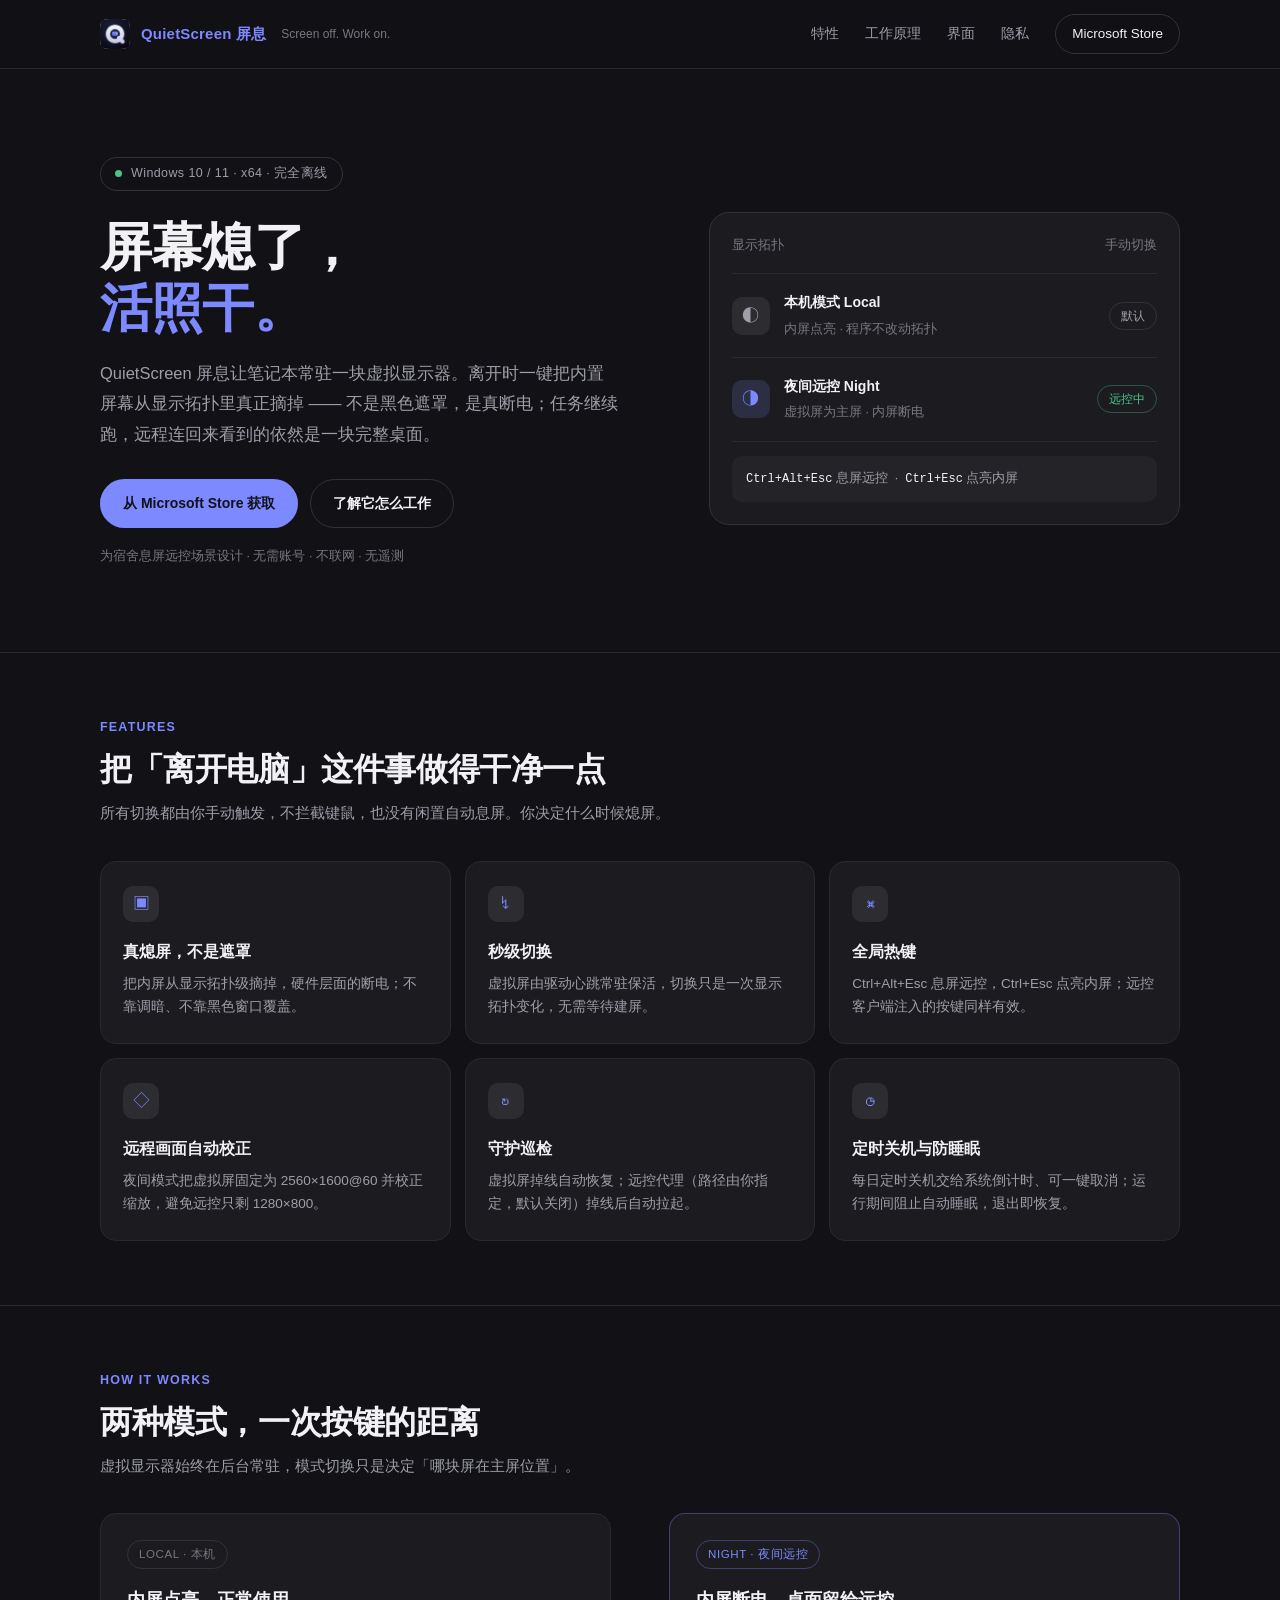
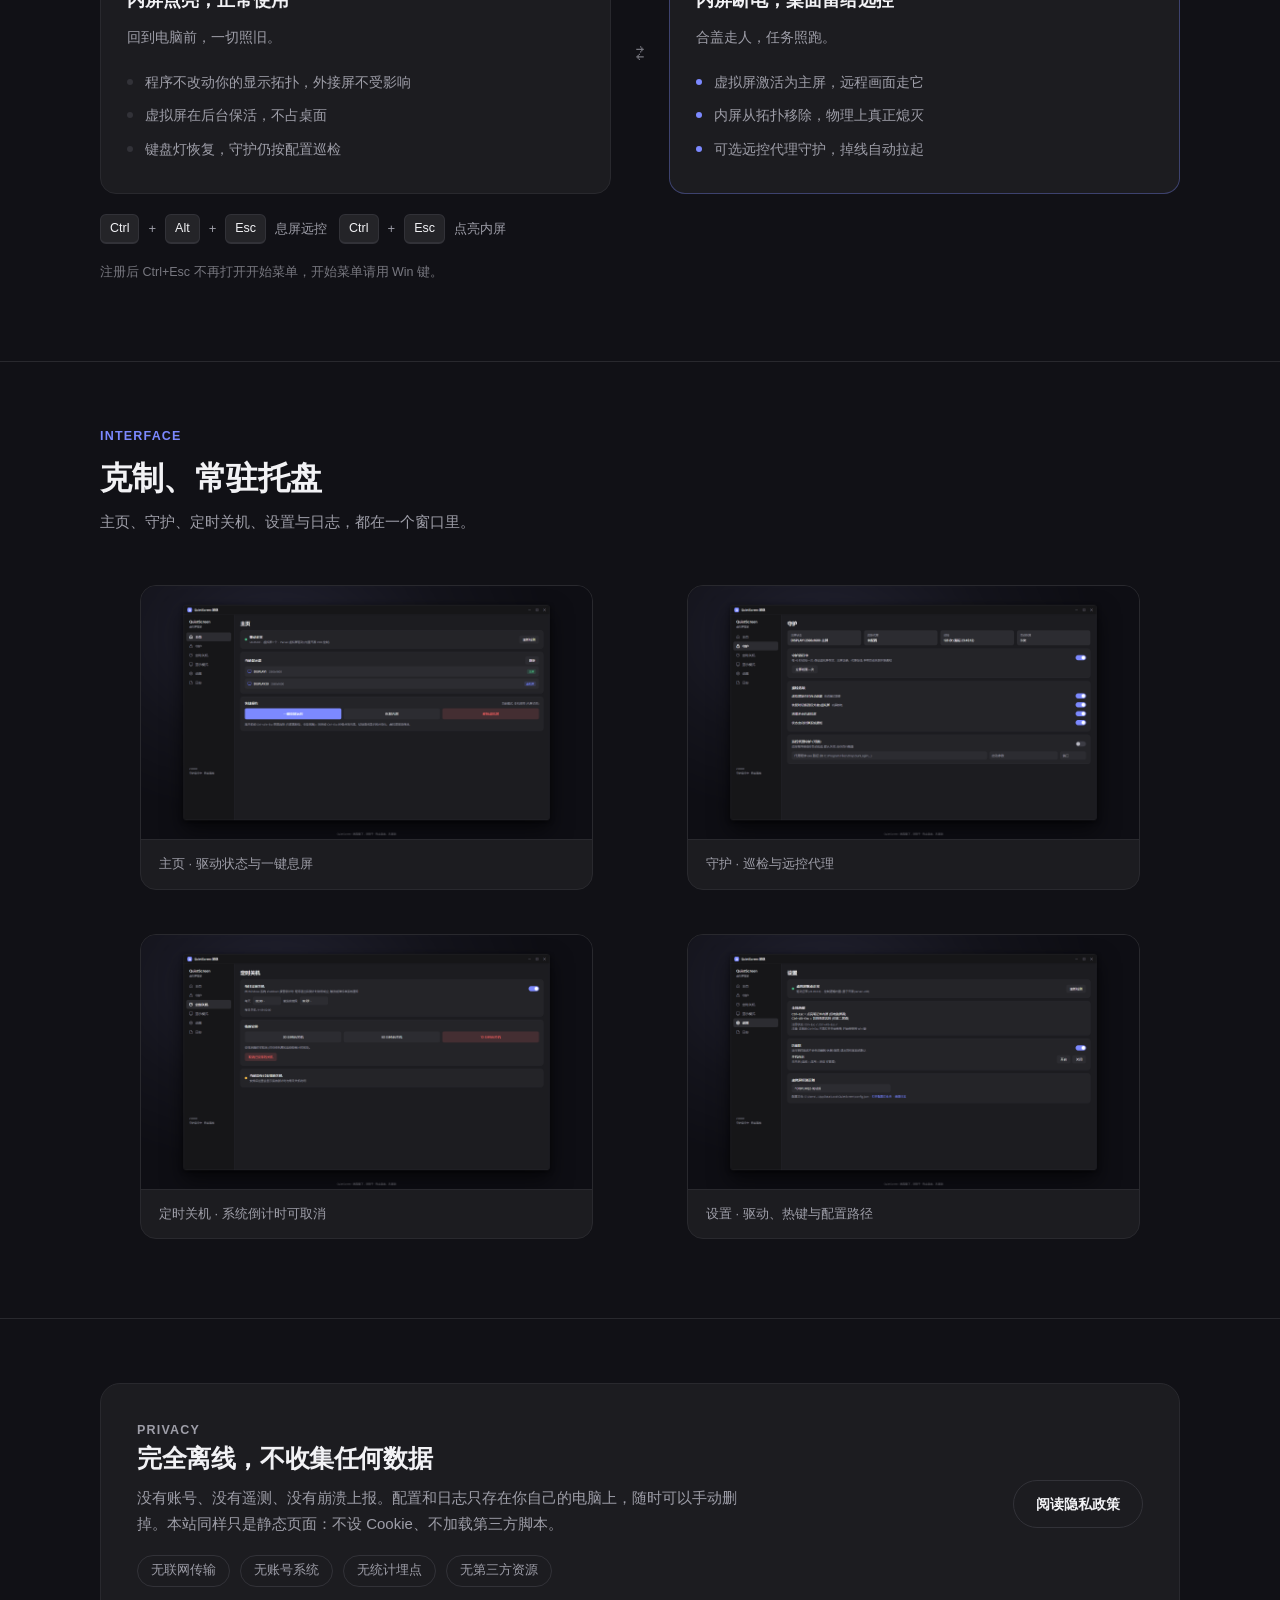
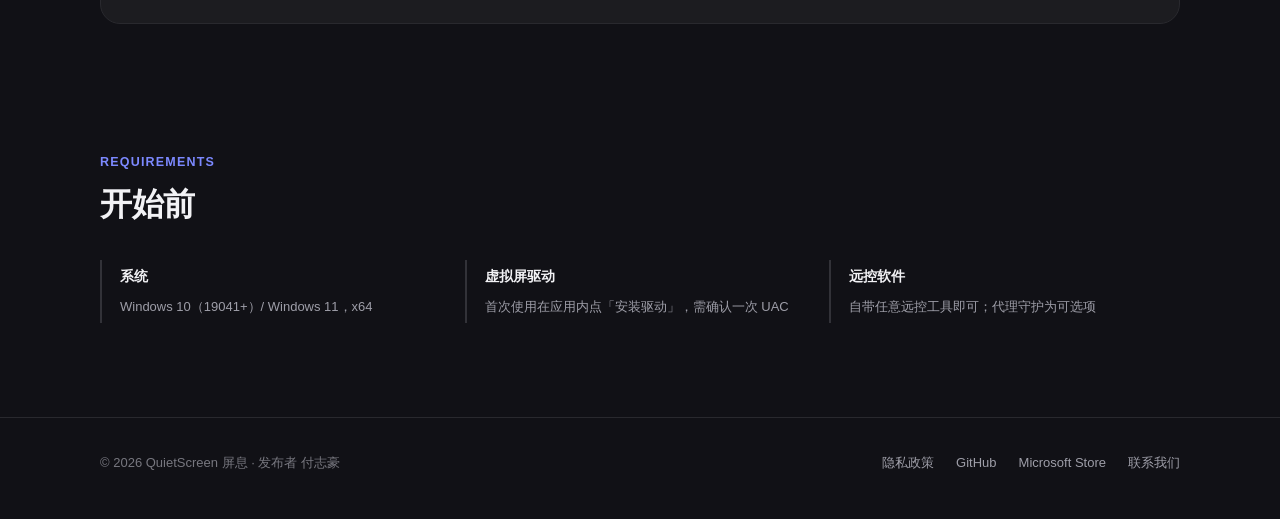
<file: site/index.html>
<!doctype html>
<html lang="zh-CN">
<head>
  <meta charset="utf-8">
  <meta name="viewport" content="width=device-width, initial-scale=1">
  <title>QuietScreen 屏息 · 屏幕熄了，活照干</title>
  <meta name="description" content="QuietScreen 屏息：给 Windows 笔记本用的息屏远控工具。常驻虚拟显示器，一键把内屏拓扑级断电，任务照跑，远程连回继续干活。完全离线，无遥测。">
  <meta name="theme-color" content="#111116">
  <link rel="icon" href="assets/logo.png">
  <link rel="stylesheet" href="styles.css">
</head>
<body>

<header class="site-header">
  <div class="wrap header-inner">
    <a class="brand" href="index.html" aria-label="QuietScreen 屏息 首页">
      <img src="assets/logo.png" alt="QuietScreen 图标" width="30" height="30">
      <span class="brand-name">QuietScreen 屏息</span>
      <span class="brand-sub">Screen off. Work on.</span>
    </a>
    <nav class="nav" aria-label="主导航">
      <a href="#features">特性</a>
      <a href="#how">工作原理</a>
      <a href="#screenshots">界面</a>
      <a href="#privacy">隐私</a>
      <a class="nav-cta" href="https://apps.microsoft.com/detail/9NS0H3K7GSP6" rel="noopener">Microsoft Store</a>
    </nav>
  </div>
</header>

<main>

  <section class="hero">
    <div class="wrap hero-grid">
      <div>
        <div class="eyebrow"><span class="dot"></span> Windows 10 / 11 · x64 · 完全离线</div>
        <h1>屏幕熄了，<br><span class="accent">活照干。</span></h1>
        <p class="lede">
          QuietScreen 屏息让笔记本常驻一块虚拟显示器。离开时一键把内置屏幕从显示拓扑里真正摘掉 —— 不是黑色遮罩，是真断电；任务继续跑，远程连回来看到的依然是一块完整桌面。
        </p>
        <div class="hero-actions">
          <a class="btn btn-primary" href="https://apps.microsoft.com/detail/9NS0H3K7GSP6" rel="noopener">从 Microsoft Store 获取</a>
          <a class="btn btn-ghost" href="#how">了解它怎么工作</a>
        </div>
        <p class="hero-note">为宿舍息屏远控场景设计 · 无需账号 · 不联网 · 无遥测</p>
      </div>

      <div class="state-card" aria-label="双模式状态示意">
        <div class="state-card-head"><span>显示拓扑</span><span>手动切换</span></div>
        <div class="state-row">
          <div class="state-icon">◐</div>
          <div class="state-text"><strong>本机模式 Local</strong><span>内屏点亮 · 程序不改动拓扑</span></div>
          <span class="state-tag">默认</span>
        </div>
        <div class="state-row">
          <div class="state-icon on">◑</div>
          <div class="state-text"><strong>夜间远控 Night</strong><span>虚拟屏为主屏 · 内屏断电</span></div>
          <span class="state-tag on">远控中</span>
        </div>
        <div class="state-foot">
          <code>Ctrl+Alt+Esc</code> 息屏远控 &nbsp;·&nbsp; <code>Ctrl+Esc</code> 点亮内屏
        </div>
      </div>
    </div>
  </section>

  <hr class="divider">

  <section id="features">
    <div class="wrap">
      <div class="section-head">
        <p class="section-kicker">Features</p>
        <h2>把「离开电脑」这件事做得干净一点</h2>
        <p class="section-intro">所有切换都由你手动触发，不拦截键鼠，也没有闲置自动息屏。你决定什么时候熄屏。</p>
      </div>

      <div class="features">
        <article class="feature">
          <div class="ico">▣</div>
          <h3>真熄屏，不是遮罩</h3>
          <p>把内屏从显示拓扑级摘掉，硬件层面的断电；不靠调暗、不靠黑色窗口覆盖。</p>
        </article>
        <article class="feature">
          <div class="ico">↯</div>
          <h3>秒级切换</h3>
          <p>虚拟屏由驱动心跳常驻保活，切换只是一次显示拓扑变化，无需等待建屏。</p>
        </article>
        <article class="feature">
          <div class="ico">⌘</div>
          <h3>全局热键</h3>
          <p>Ctrl+Alt+Esc 息屏远控，Ctrl+Esc 点亮内屏；远控客户端注入的按键同样有效。</p>
        </article>
        <article class="feature">
          <div class="ico">◇</div>
          <h3>远程画面自动校正</h3>
          <p>夜间模式把虚拟屏固定为 2560×1600@60 并校正缩放，避免远控只剩 1280×800。</p>
        </article>
        <article class="feature">
          <div class="ico">↻</div>
          <h3>守护巡检</h3>
          <p>虚拟屏掉线自动恢复；远控代理（路径由你指定，默认关闭）掉线后自动拉起。</p>
        </article>
        <article class="feature">
          <div class="ico">◷</div>
          <h3>定时关机与防睡眠</h3>
          <p>每日定时关机交给系统倒计时、可一键取消；运行期间阻止自动睡眠，退出即恢复。</p>
        </article>
      </div>
    </div>
  </section>

  <hr class="divider">

  <section id="how">
    <div class="wrap">
      <div class="section-head">
        <p class="section-kicker">How it works</p>
        <h2>两种模式，一次按键的距离</h2>
        <p class="section-intro">虚拟显示器始终在后台常驻，模式切换只是决定「哪块屏在主屏位置」。</p>
      </div>

      <div class="modes">
        <article class="mode">
          <span class="mode-label">LOCAL · 本机</span>
          <h3>内屏点亮，正常使用</h3>
          <p>回到电脑前，一切照旧。</p>
          <ul>
            <li>程序不改动你的显示拓扑，外接屏不受影响</li>
            <li>虚拟屏在后台保活，不占桌面</li>
            <li>键盘灯恢复，守护仍按配置巡检</li>
          </ul>
        </article>

        <div class="mode-arrow" aria-hidden="true">⇄</div>

        <article class="mode is-night">
          <span class="mode-label">NIGHT · 夜间远控</span>
          <h3>内屏断电，桌面留给远控</h3>
          <p>合盖走人，任务照跑。</p>
          <ul>
            <li>虚拟屏激活为主屏，远程画面走它</li>
            <li>内屏从拓扑移除，物理上真正熄灭</li>
            <li>可选远控代理守护，掉线自动拉起</li>
          </ul>
        </article>
      </div>

      <div class="hotkeys">
        <span><kbd>Ctrl</kbd> + <kbd>Alt</kbd> + <kbd>Esc</kbd> 息屏远控</span>
        <span><kbd>Ctrl</kbd> + <kbd>Esc</kbd> 点亮内屏</span>
      </div>
      <p class="hero-note">注册后 Ctrl+Esc 不再打开开始菜单，开始菜单请用 Win 键。</p>
    </div>
  </section>

  <hr class="divider">

  <section id="screenshots">
    <div class="wrap">
      <div class="section-head">
        <p class="section-kicker">Interface</p>
        <h2>克制、常驻托盘</h2>
        <p class="section-intro">主页、守护、定时关机、设置与日志，都在一个窗口里。</p>
      </div>
      <div class="shots">
        <figure class="shot">
          <img src="assets/shot1-home.png" alt="QuietScreen 主页：驱动状态、当前显示器与快捷操作" loading="lazy">
          <figcaption class="shot-caption">主页 · 驱动状态与一键息屏</figcaption>
        </figure>
        <figure class="shot">
          <img src="assets/shot2-guardian.png" alt="QuietScreen 守护页：巡检与代理配置" loading="lazy">
          <figcaption class="shot-caption">守护 · 巡检与远控代理</figcaption>
        </figure>
        <figure class="shot">
          <img src="assets/shot3-shutdown.png" alt="QuietScreen 定时关机页" loading="lazy">
          <figcaption class="shot-caption">定时关机 · 系统倒计时可取消</figcaption>
        </figure>
        <figure class="shot">
          <img src="assets/shot4-settings.png" alt="QuietScreen 设置页" loading="lazy">
          <figcaption class="shot-caption">设置 · 驱动、热键与配置路径</figcaption>
        </figure>
      </div>
    </div>
  </section>

  <hr class="divider">

  <section id="privacy">
    <div class="wrap">
      <div class="privacy-band">
        <div>
          <p class="section-kicker">Privacy</p>
          <h2>完全离线，不收集任何数据</h2>
          <p>没有账号、没有遥测、没有崩溃上报。配置和日志只存在你自己的电脑上，随时可以手动删掉。本站同样只是静态页面：不设 Cookie、不加载第三方脚本。</p>
          <div class="privacy-points">
            <span>无联网传输</span><span>无账号系统</span><span>无统计埋点</span><span>无第三方资源</span>
          </div>
        </div>
        <a class="btn btn-ghost" href="privacy.html">阅读隐私政策</a>
      </div>
    </div>
  </section>

  <section>
    <div class="wrap">
      <div class="section-head">
        <p class="section-kicker">Requirements</p>
        <h2>开始前</h2>
      </div>
      <div class="reqs">
        <div class="req"><strong>系统</strong><span>Windows 10（19041+）/ Windows 11，x64</span></div>
        <div class="req"><strong>虚拟屏驱动</strong><span>首次使用在应用内点「安装驱动」，需确认一次 UAC</span></div>
        <div class="req"><strong>远控软件</strong><span>自带任意远控工具即可；代理守护为可选项</span></div>
      </div>
    </div>
  </section>

</main>

<footer class="site-footer">
  <div class="wrap footer-inner">
    <span>© 2026 QuietScreen 屏息 · 发布者 付志豪</span>
    <div class="footer-links">
      <a href="privacy.html">隐私政策</a>
      <a href="https://github.com/xiaohao8/quietscreen" rel="noopener">GitHub</a>
      <a href="https://apps.microsoft.com/detail/9NS0H3K7GSP6" rel="noopener">Microsoft Store</a>
      <a href="mailto:3543601929@qq.com">联系我们</a>
    </div>
  </div>
</footer>

</body>
</html>
</file>
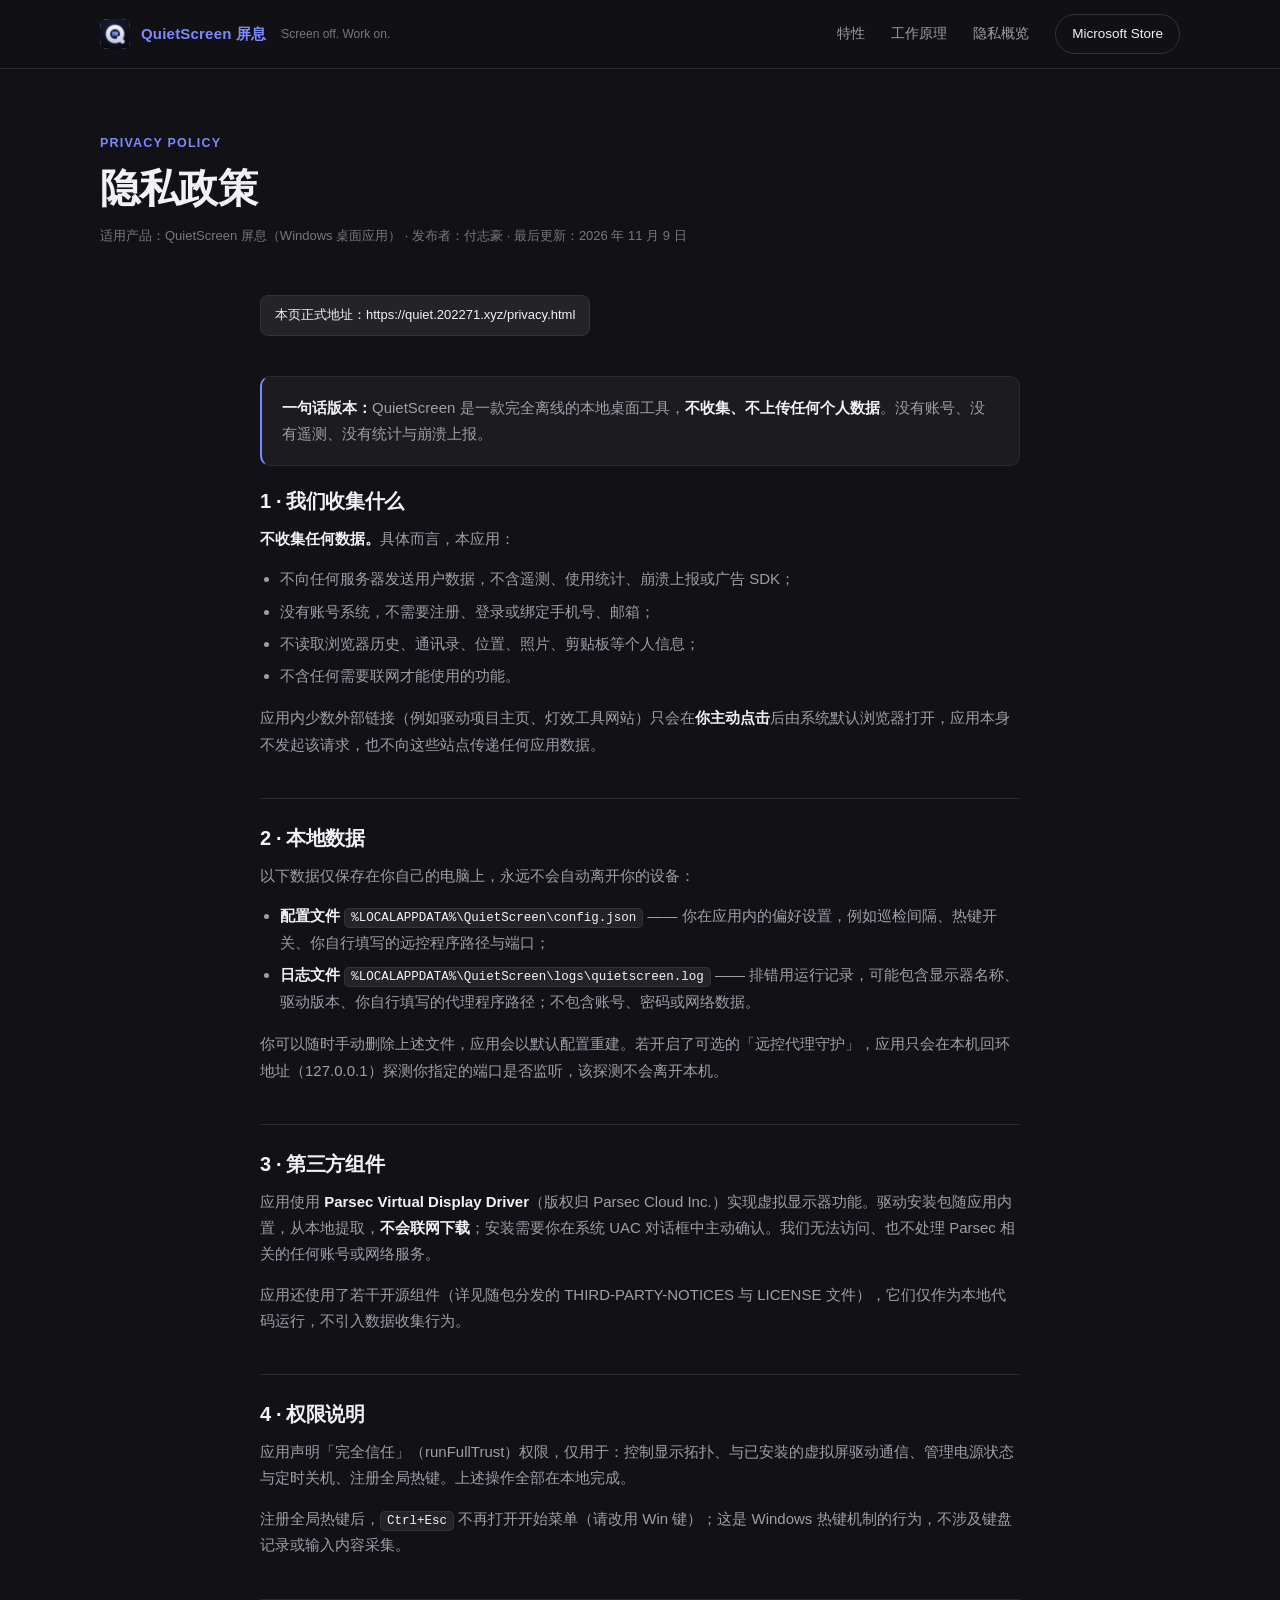
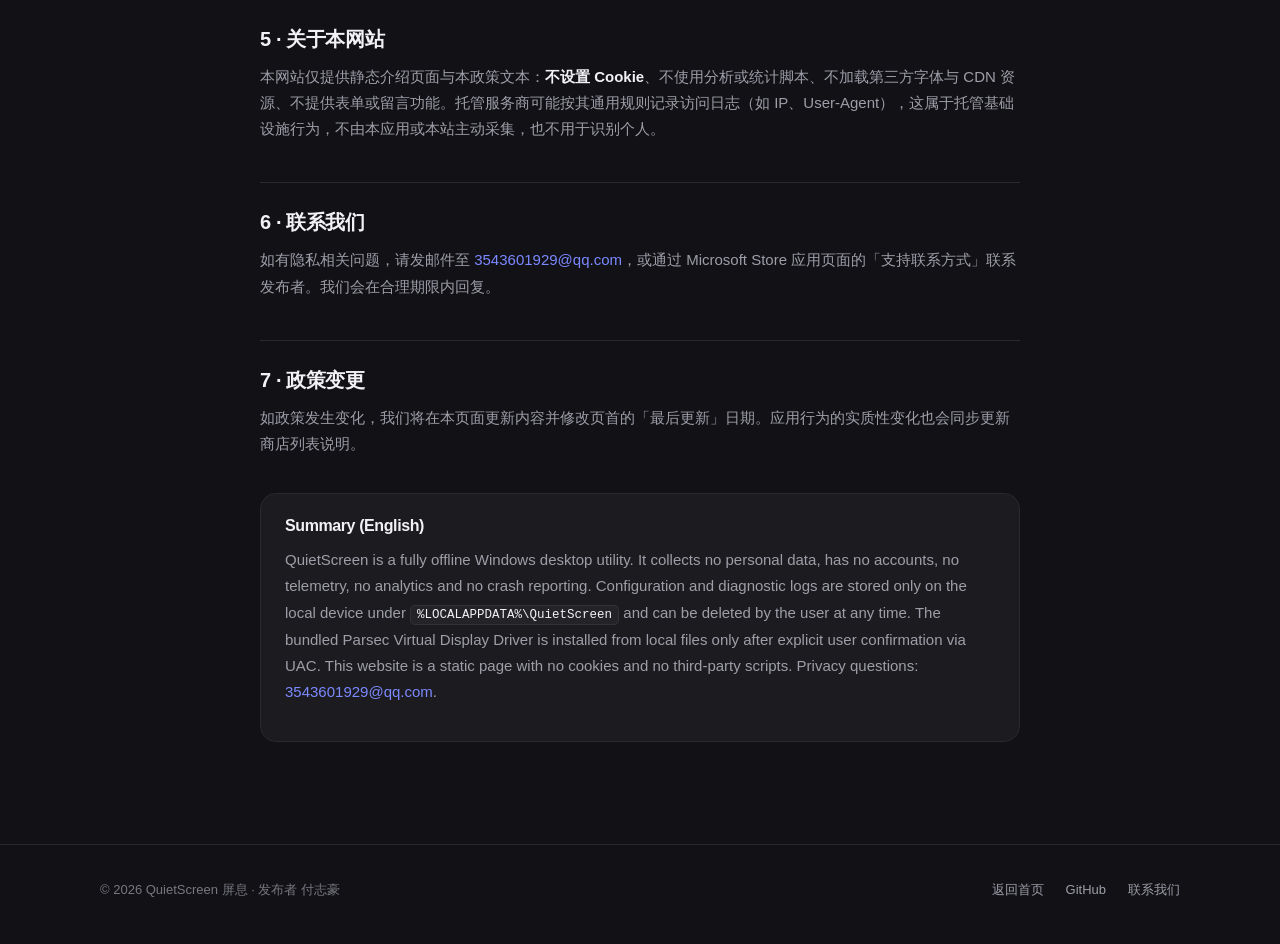
<file: site/privacy.html>
<!doctype html>
<html lang="zh-CN">
<head>
  <meta charset="utf-8">
  <meta name="viewport" content="width=device-width, initial-scale=1">
  <title>隐私政策 · QuietScreen 屏息</title>
  <meta name="description" content="QuietScreen 屏息隐私政策：完全离线的 Windows 桌面工具，不收集任何个人数据，配置与日志仅保存在本机。">
  <meta name="theme-color" content="#111116">
  <link rel="icon" href="assets/logo.png">
  <link rel="stylesheet" href="styles.css">
</head>
<body>

<header class="site-header">
  <div class="wrap header-inner">
    <a class="brand" href="index.html" aria-label="QuietScreen 屏息 首页">
      <img src="assets/logo.png" alt="QuietScreen 图标" width="30" height="30">
      <span class="brand-name">QuietScreen 屏息</span>
      <span class="brand-sub">Screen off. Work on.</span>
    </a>
    <nav class="nav" aria-label="主导航">
      <a href="index.html#features">特性</a>
      <a href="index.html#how">工作原理</a>
      <a href="index.html#privacy">隐私概览</a>
      <a class="nav-cta" href="https://apps.microsoft.com/detail/9NS0H3K7GSP6" rel="noopener">Microsoft Store</a>
    </nav>
  </div>
</header>

<main>
  <div class="wrap page-head">
    <p class="section-kicker">Privacy Policy</p>
    <h1>隐私政策</h1>
    <p class="meta">适用产品：QuietScreen 屏息（Windows 桌面应用） · 发布者：付志豪 · 最后更新：2026 年 11 月 9 日</p>
  </div>

  <div class="wrap prose">
    <div class="url-box">本页正式地址：https://quiet.202271.xyz/privacy.html</div>

    <div class="callout">
      <p><strong>一句话版本：</strong>QuietScreen 是一款完全离线的本地桌面工具，<strong>不收集、不上传任何个人数据</strong>。没有账号、没有遥测、没有统计与崩溃上报。</p>
    </div>

    <h2>1 · 我们收集什么</h2>
    <p><strong>不收集任何数据。</strong>具体而言，本应用：</p>
    <ul>
      <li>不向任何服务器发送用户数据，不含遥测、使用统计、崩溃上报或广告 SDK；</li>
      <li>没有账号系统，不需要注册、登录或绑定手机号、邮箱；</li>
      <li>不读取浏览器历史、通讯录、位置、照片、剪贴板等个人信息；</li>
      <li>不含任何需要联网才能使用的功能。</li>
    </ul>
    <p>应用内少数外部链接（例如驱动项目主页、灯效工具网站）只会在<strong>你主动点击</strong>后由系统默认浏览器打开，应用本身不发起该请求，也不向这些站点传递任何应用数据。</p>

    <h2>2 · 本地数据</h2>
    <p>以下数据仅保存在你自己的电脑上，永远不会自动离开你的设备：</p>
    <ul>
      <li><strong>配置文件</strong> <code>%LOCALAPPDATA%\QuietScreen\config.json</code> —— 你在应用内的偏好设置，例如巡检间隔、热键开关、你自行填写的远控程序路径与端口；</li>
      <li><strong>日志文件</strong> <code>%LOCALAPPDATA%\QuietScreen\logs\quietscreen.log</code> —— 排错用运行记录，可能包含显示器名称、驱动版本、你自行填写的代理程序路径；不包含账号、密码或网络数据。</li>
    </ul>
    <p>你可以随时手动删除上述文件，应用会以默认配置重建。若开启了可选的「远控代理守护」，应用只会在本机回环地址（127.0.0.1）探测你指定的端口是否监听，该探测不会离开本机。</p>

    <h2>3 · 第三方组件</h2>
    <p>应用使用 <strong>Parsec Virtual Display Driver</strong>（版权归 Parsec Cloud Inc.）实现虚拟显示器功能。驱动安装包随应用内置，从本地提取，<strong>不会联网下载</strong>；安装需要你在系统 UAC 对话框中主动确认。我们无法访问、也不处理 Parsec 相关的任何账号或网络服务。</p>
    <p>应用还使用了若干开源组件（详见随包分发的 THIRD-PARTY-NOTICES 与 LICENSE 文件），它们仅作为本地代码运行，不引入数据收集行为。</p>

    <h2>4 · 权限说明</h2>
    <p>应用声明「完全信任」（runFullTrust）权限，仅用于：控制显示拓扑、与已安装的虚拟屏驱动通信、管理电源状态与定时关机、注册全局热键。上述操作全部在本地完成。</p>
    <p>注册全局热键后，<code>Ctrl+Esc</code> 不再打开开始菜单（请改用 Win 键）；这是 Windows 热键机制的行为，不涉及键盘记录或输入内容采集。</p>

    <h2>5 · 关于本网站</h2>
    <p>本网站仅提供静态介绍页面与本政策文本：<strong>不设置 Cookie</strong>、不使用分析或统计脚本、不加载第三方字体与 CDN 资源、不提供表单或留言功能。托管服务商可能按其通用规则记录访问日志（如 IP、User-Agent），这属于托管基础设施行为，不由本应用或本站主动采集，也不用于识别个人。</p>

    <h2>6 · 联系我们</h2>
    <p>如有隐私相关问题，请发邮件至 <a href="mailto:3543601929@qq.com">3543601929@qq.com</a>，或通过 Microsoft Store 应用页面的「支持联系方式」联系发布者。我们会在合理期限内回复。</p>

    <h2>7 · 政策变更</h2>
    <p>如政策发生变化，我们将在本页面更新内容并修改页首的「最后更新」日期。应用行为的实质性变化也会同步更新商店列表说明。</p>

    <div class="en">
      <h2>Summary (English)</h2>
      <p>QuietScreen is a fully offline Windows desktop utility. It collects no personal data, has no accounts, no telemetry, no analytics and no crash reporting. Configuration and diagnostic logs are stored only on the local device under <code>%LOCALAPPDATA%\QuietScreen</code> and can be deleted by the user at any time. The bundled Parsec Virtual Display Driver is installed from local files only after explicit user confirmation via UAC. This website is a static page with no cookies and no third-party scripts. Privacy questions: <a href="mailto:3543601929@qq.com">3543601929@qq.com</a>.</p>
    </div>
  </div>
</main>

<footer class="site-footer">
  <div class="wrap footer-inner">
    <span>© 2026 QuietScreen 屏息 · 发布者 付志豪</span>
    <div class="footer-links">
      <a href="index.html">返回首页</a>
      <a href="https://github.com/xiaohao8/quietscreen" rel="noopener">GitHub</a>
      <a href="mailto:3543601929@qq.com">联系我们</a>
    </div>
  </div>
</footer>

</body>
</html>
</file>
<file: site/styles.css>
/* QuietScreen · 屏息 — 静态站点样式
   深色 Fluent，克制：只用背景层次与 1px 描边，不堆高光、不加载外部资源。 */

:root {
  --bg: #111116;
  --bg-soft: #16161b;
  --surface: #1c1c20;
  --card: #242428;
  --card-2: #2c2c31;
  --line: #323238;
  --line-soft: #29292e;
  --text: #f2f2f5;
  --sub: #9e9ea8;
  --muted: #77777f;
  --accent: #7c89ff;
  --accent-soft: #6a75e0;
  --green: #4cc38a;
  --amber: #ffc24b;
  --radius: 16px;
  --radius-sm: 10px;
  --max: 1080px;
  --font: "Segoe UI Variable Display", "Segoe UI", "Microsoft YaHei UI",
          -apple-system, BlinkMacSystemFont, "PingFang SC", sans-serif;
}

* { box-sizing: border-box; }

html { scroll-behavior: smooth; }

body {
  margin: 0;
  background: var(--bg);
  color: var(--text);
  font-family: var(--font);
  font-size: 15px;
  line-height: 1.75;
  -webkit-font-smoothing: antialiased;
}

a { color: var(--accent); text-decoration: none; }
a:hover { text-decoration: underline; text-underline-offset: 3px; }
a:focus-visible, button:focus-visible {
  outline: 2px solid var(--accent);
  outline-offset: 3px;
  border-radius: 4px;
}

img { max-width: 100%; display: block; }

.wrap {
  width: min(100% - 40px, var(--max));
  margin-inline: auto;
}

/* ---------- 顶栏 ---------- */
.site-header {
  border-bottom: 1px solid var(--line-soft);
  background: rgba(17, 17, 22, .92);
  position: sticky;
  top: 0;
  z-index: 10;
  backdrop-filter: blur(12px);
}

.header-inner {
  display: flex;
  align-items: center;
  gap: 14px;
  min-height: 68px;
}

.brand { display: flex; align-items: center; gap: 11px; }
.brand img { width: 30px; height: 30px; border-radius: 8px; }
.brand-name { font-weight: 650; letter-spacing: .2px; font-size: 15px; }
.brand-sub { color: var(--muted); font-size: 12px; margin-left: 4px; }

.nav {
  margin-left: auto;
  display: flex;
  align-items: center;
  gap: 26px;
  font-size: 13.5px;
}
.nav a { color: var(--sub); }
.nav a:hover { color: var(--text); text-decoration: none; }
.nav .nav-cta {
  border: 1px solid var(--line);
  border-radius: 999px;
  padding: 7px 16px;
  color: var(--text);
}
.nav .nav-cta:hover { border-color: var(--accent); text-decoration: none; }

/* ---------- 按钮 ---------- */
.btn {
  display: inline-flex;
  align-items: center;
  justify-content: center;
  gap: 8px;
  padding: 11px 22px;
  border-radius: 999px;
  border: 1px solid transparent;
  font-size: 14px;
  font-weight: 600;
  cursor: pointer;
  transition: background-color .18s ease, border-color .18s ease, transform .18s ease;
}
.btn:hover { text-decoration: none; transform: translateY(-1px); }
.btn-primary { background: var(--accent); color: #12121a; }
.btn-primary:hover { background: #8e99ff; }
.btn-ghost { border-color: var(--line); color: var(--text); background: transparent; }
.btn-ghost:hover { border-color: var(--accent); }

/* ---------- Hero ---------- */
.hero { padding: 88px 0 72px; }
.hero-grid {
  display: grid;
  grid-template-columns: 1.08fr .92fr;
  gap: 56px;
  align-items: center;
}

.eyebrow {
  display: inline-flex;
  align-items: center;
  gap: 9px;
  color: var(--sub);
  font-size: 12.5px;
  letter-spacing: .4px;
  border: 1px solid var(--line);
  border-radius: 999px;
  padding: 5px 14px;
  margin-bottom: 26px;
}
.eyebrow .dot {
  width: 7px; height: 7px; border-radius: 50%;
  background: var(--green);
}

h1 {
  font-size: clamp(34px, 5vw, 52px);
  line-height: 1.18;
  letter-spacing: -.8px;
  margin: 0 0 18px;
  font-weight: 680;
}
h1 .accent { color: var(--accent); }

.lede {
  color: var(--sub);
  font-size: 16.5px;
  line-height: 1.85;
  max-width: 520px;
  margin: 0 0 30px;
}

.hero-actions { display: flex; flex-wrap: wrap; gap: 12px; }
.hero-note { color: var(--muted); font-size: 12.5px; margin-top: 18px; }

/* Hero 右侧：状态示意卡 */
.state-card {
  background: var(--surface);
  border: 1px solid var(--line);
  border-radius: 20px;
  padding: 22px;
}
.state-card-head {
  display: flex; align-items: center; justify-content: space-between;
  font-size: 12.5px; color: var(--muted);
  padding-bottom: 16px;
  border-bottom: 1px solid var(--line-soft);
}
.state-row {
  display: flex; align-items: center; gap: 14px;
  padding: 16px 0;
  border-bottom: 1px solid var(--line-soft);
}
.state-row:last-of-type { border-bottom: 0; }
.state-icon {
  width: 38px; height: 38px; flex: 0 0 38px;
  border-radius: var(--radius-sm);
  background: var(--card-2);
  display: grid; place-items: center;
  font-size: 17px; color: var(--sub);
}
.state-icon.on { background: rgba(124, 137, 255, .16); color: var(--accent); }
.state-text strong { display: block; font-size: 14px; font-weight: 600; }
.state-text span { font-size: 12.5px; color: var(--muted); }
.state-tag {
  margin-left: auto;
  font-size: 11.5px;
  color: var(--sub);
  border: 1px solid var(--line);
  border-radius: 999px;
  padding: 3px 11px;
  white-space: nowrap;
}
.state-tag.on { color: var(--green); border-color: rgba(76, 195, 138, .35); }
.state-foot {
  margin-top: 14px; padding: 12px 14px;
  background: var(--card); border-radius: var(--radius-sm);
  font-size: 12.5px; color: var(--sub);
}
.state-foot code { color: var(--text); font-size: 12px; }

/* ---------- 通用区块 ---------- */
section { padding: 64px 0; }
.section-head { margin-bottom: 34px; }
.section-kicker {
  color: var(--accent); font-size: 12.5px; font-weight: 600;
  letter-spacing: 1.2px; text-transform: uppercase; margin: 0 0 10px;
}
h2 { font-size: clamp(24px, 3vw, 32px); line-height: 1.3; margin: 0 0 10px; letter-spacing: -.4px; }
.section-intro { color: var(--sub); max-width: 620px; margin: 0; }

.divider { height: 1px; background: var(--line-soft); border: 0; margin: 0; }

/* ---------- 特性 ---------- */
.features {
  display: grid;
  grid-template-columns: repeat(3, 1fr);
  gap: 14px;
}
.feature {
  background: var(--surface);
  border: 1px solid var(--line-soft);
  border-radius: var(--radius);
  padding: 24px 22px;
  transition: border-color .18s ease, background-color .18s ease;
}
.feature:hover { border-color: var(--line); background: var(--card); }
.feature .ico {
  width: 36px; height: 36px; border-radius: 10px;
  background: var(--card-2); display: grid; place-items: center;
  font-size: 17px; color: var(--accent); margin-bottom: 16px;
}
.feature h3 { font-size: 15.5px; margin: 0 0 8px; font-weight: 650; }
.feature p { color: var(--sub); font-size: 13.5px; margin: 0; line-height: 1.7; }

/* ---------- 工作原理 ---------- */
.modes { display: grid; grid-template-columns: 1fr auto 1fr; gap: 20px; align-items: stretch; }
.mode {
  background: var(--surface); border: 1px solid var(--line-soft);
  border-radius: var(--radius); padding: 26px;
}
.mode.is-night { border-color: rgba(124, 137, 255, .35); }
.mode-label {
  display: inline-block; font-size: 11.5px; letter-spacing: .6px;
  color: var(--muted); border: 1px solid var(--line);
  border-radius: 999px; padding: 3px 11px; margin-bottom: 16px;
}
.mode.is-night .mode-label { color: var(--accent); border-color: rgba(124, 137, 255, .35); }
.mode h3 { margin: 0 0 10px; font-size: 18px; }
.mode p { color: var(--sub); font-size: 13.5px; margin: 0 0 16px; }
.mode ul { list-style: none; padding: 0; margin: 0; font-size: 13.5px; color: var(--sub); }
.mode li { padding: 5px 0 5px 18px; position: relative; }
.mode li::before {
  content: ""; position: absolute; left: 0; top: 13px;
  width: 6px; height: 6px; border-radius: 50%; background: var(--line);
}
.mode.is-night li::before { background: var(--accent); }
.mode-arrow {
  display: grid; place-items: center; color: var(--muted);
  font-size: 20px; padding: 0 4px;
}
.hotkeys {
  margin-top: 20px; display: flex; flex-wrap: wrap; gap: 12px;
}
kbd {
  font-family: var(--font); font-size: 12.5px;
  background: var(--card); border: 1px solid var(--line);
  border-bottom-width: 2px; border-radius: 6px;
  padding: 3px 9px; color: var(--text);
}
.hotkeys span { color: var(--sub); font-size: 13px; display: inline-flex; align-items: center; gap: 9px; }

/* ---------- 截图 ---------- */
.shots { display: grid; grid-template-columns: repeat(2, 1fr); gap: 14px; }
.shot {
  background: var(--surface); border: 1px solid var(--line-soft);
  border-radius: var(--radius); overflow: hidden;
}
.shot img { width: 100%; height: auto; }
.shot-caption {
  padding: 13px 18px; font-size: 13px; color: var(--sub);
  border-top: 1px solid var(--line-soft);
}

/* ---------- 隐私 / 离线 ---------- */
.privacy-band {
  background: var(--surface);
  border: 1px solid var(--line-soft);
  border-radius: 20px;
  padding: 36px;
  display: grid;
  grid-template-columns: 1fr auto;
  gap: 30px;
  align-items: center;
}
.privacy-band h2 { font-size: 25px; }
.privacy-band p { color: var(--sub); margin: 0; max-width: 620px; }
.privacy-points {
  display: flex; flex-wrap: wrap; gap: 10px; margin-top: 18px;
}
.privacy-points span {
  font-size: 12.5px; color: var(--sub);
  border: 1px solid var(--line); border-radius: 999px; padding: 4px 13px;
}

/* ---------- 系统要求 ---------- */
.reqs { display: grid; grid-template-columns: repeat(3, 1fr); gap: 14px; }
.req {
  border-left: 2px solid var(--line);
  padding: 4px 0 4px 18px;
}
.req strong { display: block; font-size: 14px; margin-bottom: 5px; }
.req span { color: var(--sub); font-size: 13px; }

/* ---------- 页脚 ---------- */
.site-footer {
  border-top: 1px solid var(--line-soft);
  padding: 34px 0 44px;
  margin-top: 30px;
}
.footer-inner {
  display: flex; flex-wrap: wrap; align-items: center; gap: 16px 28px;
  font-size: 13px; color: var(--muted);
}
.footer-inner a { color: var(--sub); }
.footer-links { margin-left: auto; display: flex; gap: 22px; flex-wrap: wrap; }

/* ---------- 政策正文 ---------- */
.page-head { padding: 64px 0 0; }
.page-head h1 { font-size: clamp(30px, 4vw, 40px); margin-bottom: 12px; }
.page-head .meta { color: var(--muted); font-size: 13px; }
.prose {
  max-width: 760px;
  padding: 28px 0 72px;
}
.prose h2 {
  font-size: 20px; margin: 40px 0 12px;
  padding-top: 26px; border-top: 1px solid var(--line-soft);
}
.prose h2:first-of-type { border-top: 0; padding-top: 0; margin-top: 18px; }
.prose p { color: var(--sub); margin: 0 0 14px; }
.prose ul { color: var(--sub); padding-left: 20px; margin: 0 0 16px; }
.prose li { margin: 6px 0; }
.prose strong { color: var(--text); font-weight: 600; }
.prose code {
  background: var(--card); border: 1px solid var(--line);
  border-radius: 5px; padding: 2px 6px; font-size: 12.5px; color: var(--text);
  word-break: break-all;
}
.callout {
  background: var(--surface); border: 1px solid var(--line-soft);
  border-left: 2px solid var(--accent);
  border-radius: var(--radius-sm);
  padding: 18px 20px; margin: 22px 0;
}
.callout p { margin: 0; }
.url-box {
  display: inline-flex; align-items: center; gap: 10px;
  background: var(--card); border: 1px solid var(--line);
  border-radius: 8px; padding: 8px 14px; margin: 6px 0 18px;
  font-size: 13px; color: var(--text); word-break: break-all;
}
.prose .en {
  background: var(--surface); border: 1px solid var(--line-soft);
  border-radius: var(--radius); padding: 22px 24px; margin-top: 36px;
}
.prose .en h2 { border: 0; padding: 0; margin: 0 0 10px; font-size: 16px; }

/* ---------- 响应式 ---------- */
@media (max-width: 900px) {
  .hero-grid { grid-template-columns: 1fr; gap: 38px; }
  .features { grid-template-columns: repeat(2, 1fr); }
  .modes { grid-template-columns: 1fr; }
  .mode-arrow { transform: rotate(90deg); padding: 0; }
  .privacy-band { grid-template-columns: 1fr; }
  .reqs { grid-template-columns: 1fr; }
}

@media (max-width: 640px) {
  .wrap { width: min(100% - 28px, var(--max)); }
  .header-inner { min-height: 60px; flex-wrap: wrap; padding: 10px 0; }
  .nav { gap: 16px; margin-left: 0; width: 100%; overflow-x: auto; }
  .nav .nav-cta { display: none; }
  .brand-sub { display: none; }
  .hero { padding: 56px 0 48px; }
  section { padding: 48px 0; }
  .features, .shots { grid-template-columns: 1fr; }
  .privacy-band { padding: 24px; }
  .footer-links { margin-left: 0; width: 100%; }
}

@media (prefers-reduced-motion: reduce) {
  html { scroll-behavior: auto; }
  * { transition: none !important; }
}
</file>
